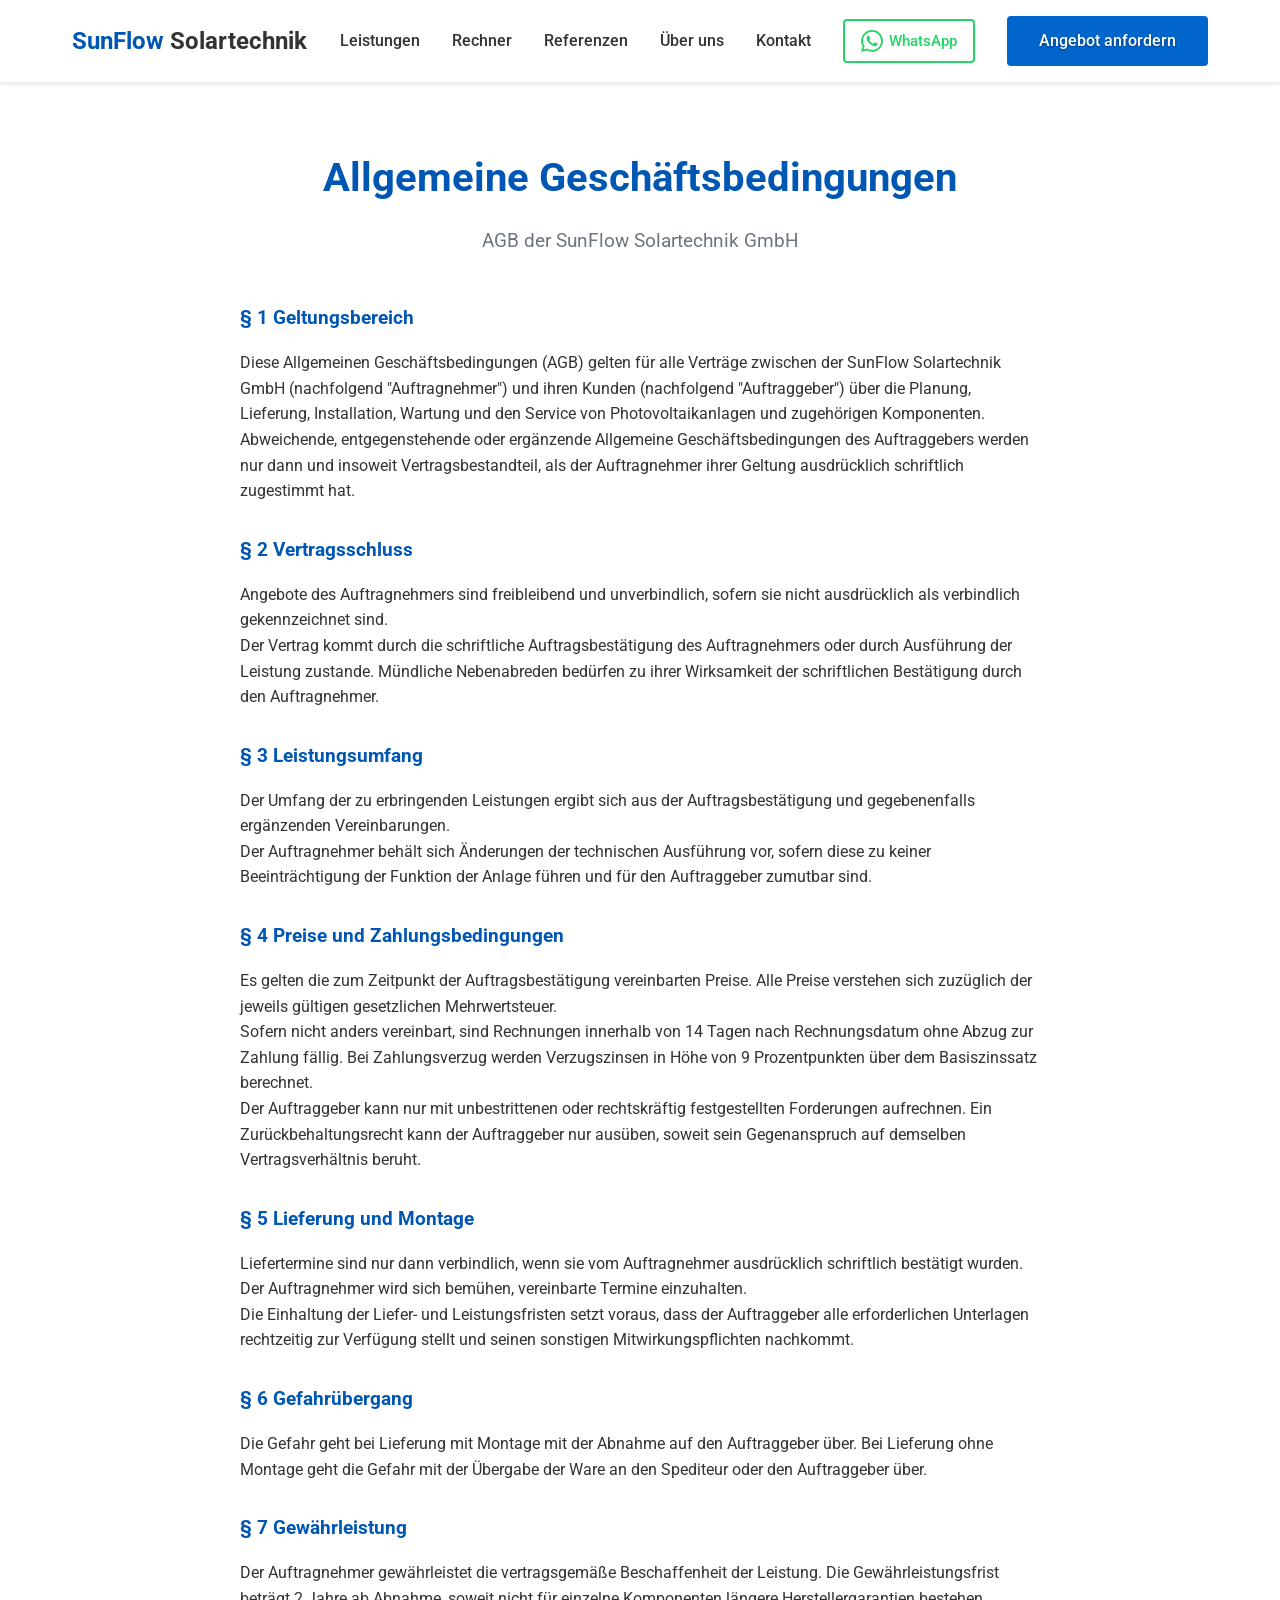
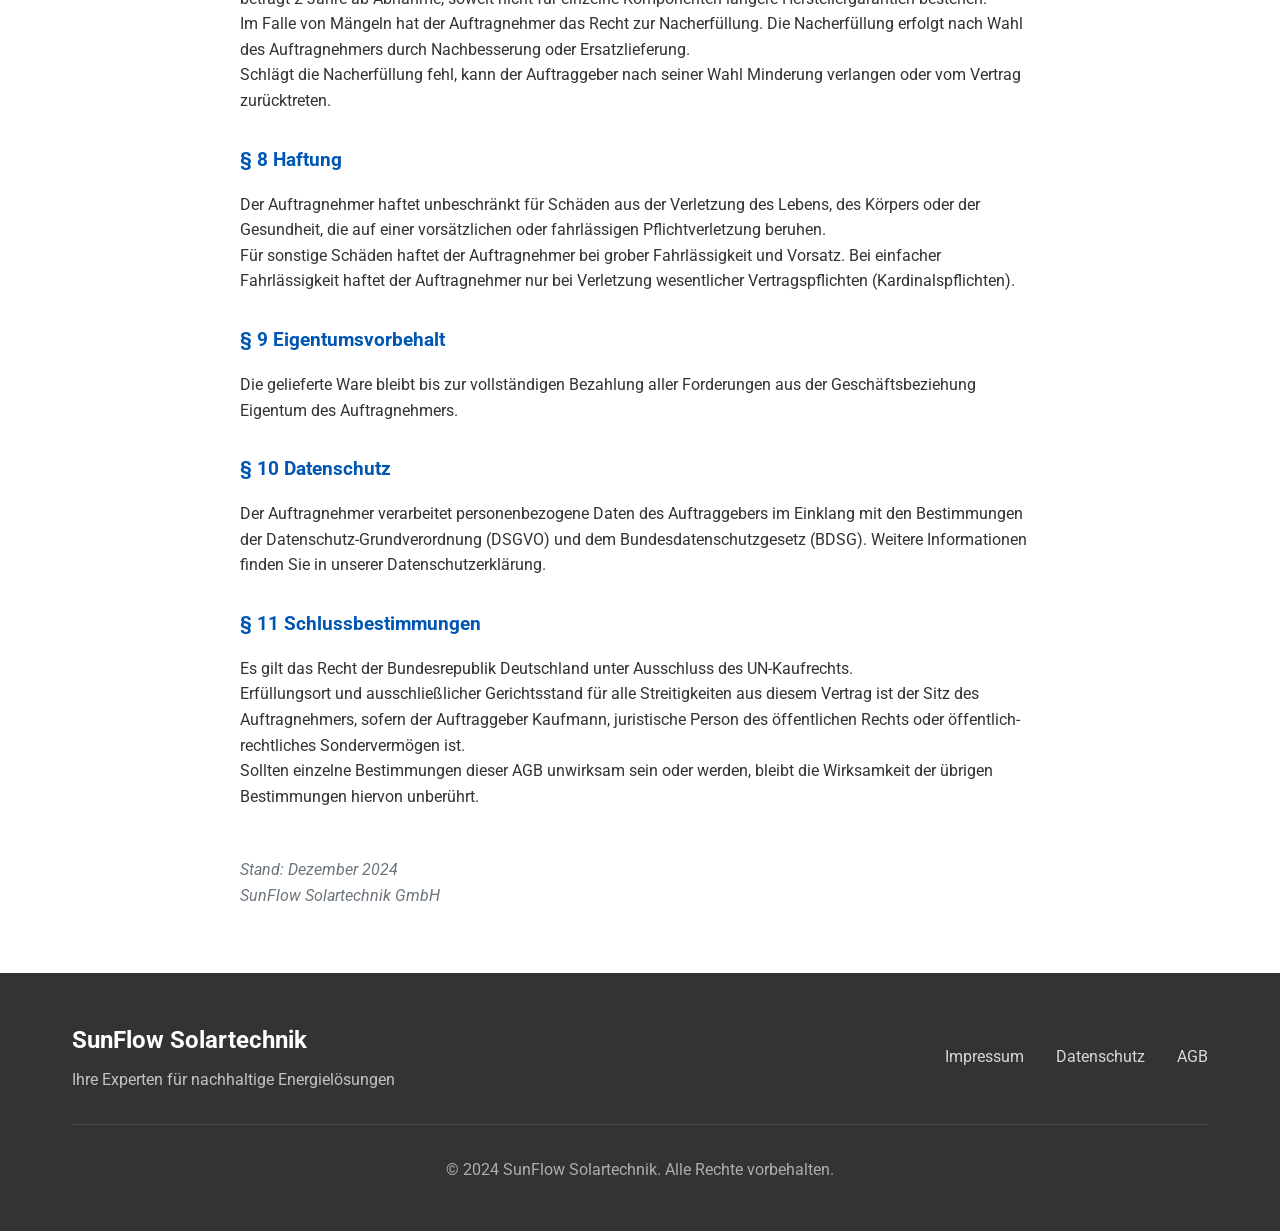
<file: agb.html>
<!DOCTYPE html>
<html lang="de">

<head>
    <meta charset="UTF-8">
    <meta name="viewport" content="width=device-width, initial-scale=1.0">
    <meta name="description" content="Allgemeine Geschäftsbedingungen - SunFlow Solartechnik GmbH">
    <title>AGB | SunFlow Solartechnik</title>
    <link rel="preconnect" href="https://fonts.googleapis.com">
    <link rel="preconnect" href="https://fonts.gstatic.com" crossorigin>
    <link href="https://fonts.googleapis.com/css2?family=Roboto:wght@300;400;500;700&display=swap" rel="stylesheet">
    <link rel="stylesheet" href="styles.css">
    <link rel="icon" type="image/png" href="favicon.png">
</head>

<body>
    <!-- Header -->
    <header class="header">
        <div class="container">
            <div class="header-content">
                <div class="logo">
                    <a href="index.html">
                        <h1>SunFlow <span>Solartechnik</span></h1>
                    </a>
                </div>

                <!-- Mobile Menu Toggle -->
                <button class="mobile-menu-toggle" id="mobileMenuToggle" aria-label="Menü öffnen">
                    <span></span>
                    <span></span>
                    <span></span>
                </button>

                <nav class="nav" id="mainNav">
                    <ul>
                        <li><a href="index.html#leistungen">Leistungen</a></li>
                        <li><a href="index.html#rechner">Rechner</a></li>
                        <li><a href="index.html#referenzen">Referenzen</a></li>
                        <li><a href="index.html#ueber-uns">Über uns</a></li>
                        <li><a href="index.html#kontakt">Kontakt</a></li>
                    </ul>
                    <a href="https://wa.me/4917012345678" target="_blank" rel="noopener noreferrer" class="header-whatsapp" aria-label="WhatsApp Kontakt">
                        <svg width="22" height="22" viewBox="0 0 24 24" fill="currentColor">
                            <path d="M17.472 14.382c-.297-.149-1.758-.867-2.03-.967-.273-.099-.471-.148-.67.15-.197.297-.767.966-.94 1.164-.173.199-.347.223-.644.075-.297-.15-1.255-.463-2.39-1.475-.883-.788-1.48-1.761-1.653-2.059-.173-.297-.018-.458.13-.606.134-.133.298-.347.446-.52.149-.174.198-.298.298-.497.099-.198.05-.371-.025-.52-.075-.149-.669-1.612-.916-2.207-.242-.579-.487-.5-.669-.51-.173-.008-.371-.01-.57-.01-.198 0-.52.074-.792.372-.272.297-1.04 1.016-1.04 2.479 0 1.462 1.065 2.875 1.213 3.074.149.198 2.096 3.2 5.077 4.487.709.306 1.262.489 1.694.625.712.227 1.36.195 1.871.118.571-.085 1.758-.719 2.006-1.413.248-.694.248-1.289.173-1.413-.074-.124-.272-.198-.57-.347m-5.421 7.403h-.004a9.87 9.87 0 01-5.031-1.378l-.361-.214-3.741.982.998-3.648-.235-.374a9.86 9.86 0 01-1.51-5.26c.001-5.45 4.436-9.884 9.888-9.884 2.64 0 5.122 1.03 6.988 2.898a9.825 9.825 0 012.893 6.994c-.003 5.45-4.437 9.884-9.885 9.884m8.413-18.297A11.815 11.815 0 0012.05 0C5.495 0 .16 5.335.157 11.892c0 2.096.547 4.142 1.588 5.945L.057 24l6.305-1.654a11.882 11.882 0 005.683 1.448h.005c6.554 0 11.89-5.335 11.893-11.893a11.821 11.821 0 00-3.48-8.413z"/>
                        </svg>
                        <span>WhatsApp</span>
                    </a>
                    <a href="index.html#kontakt" class="btn btn-primary">Angebot anfordern</a>
                </nav>
            </div>
        </div>
    </header>

    <!-- Legal Content Section -->
    <section class="services-section">
        <div class="container">
            <h2 class="section-title">Allgemeine Geschäftsbedingungen</h2>
            <p class="section-subtitle">AGB der SunFlow Solartechnik GmbH</p>

            <div style="max-width: 800px; margin: 0 auto;">
                <h3 style="margin-top: 2rem; margin-bottom: 1rem; color: var(--color-tech-blue);">§ 1 Geltungsbereich
                </h3>
                <p>
                    Diese Allgemeinen Geschäftsbedingungen (AGB) gelten für alle Verträge zwischen der SunFlow
                    Solartechnik GmbH (nachfolgend "Auftragnehmer") und ihren Kunden (nachfolgend "Auftraggeber") über
                    die Planung, Lieferung, Installation, Wartung und den Service von Photovoltaikanlagen und
                    zugehörigen Komponenten.
                </p>
                <p>
                    Abweichende, entgegenstehende oder ergänzende Allgemeine Geschäftsbedingungen des Auftraggebers
                    werden nur dann und insoweit Vertragsbestandteil, als der Auftragnehmer ihrer Geltung ausdrücklich
                    schriftlich zugestimmt hat.
                </p>

                <h3 style="margin-top: 2rem; margin-bottom: 1rem; color: var(--color-tech-blue);">§ 2 Vertragsschluss
                </h3>
                <p>
                    Angebote des Auftragnehmers sind freibleibend und unverbindlich, sofern sie nicht ausdrücklich als
                    verbindlich gekennzeichnet sind.
                </p>
                <p>
                    Der Vertrag kommt durch die schriftliche Auftragsbestätigung des Auftragnehmers oder durch
                    Ausführung der Leistung zustande. Mündliche Nebenabreden bedürfen zu ihrer Wirksamkeit der
                    schriftlichen Bestätigung durch den Auftragnehmer.
                </p>

                <h3 style="margin-top: 2rem; margin-bottom: 1rem; color: var(--color-tech-blue);">§ 3 Leistungsumfang
                </h3>
                <p>
                    Der Umfang der zu erbringenden Leistungen ergibt sich aus der Auftragsbestätigung und gegebenenfalls
                    ergänzenden Vereinbarungen.
                </p>
                <p>
                    Der Auftragnehmer behält sich Änderungen der technischen Ausführung vor, sofern diese zu keiner
                    Beeinträchtigung der Funktion der Anlage führen und für den Auftraggeber zumutbar sind.
                </p>

                <h3 style="margin-top: 2rem; margin-bottom: 1rem; color: var(--color-tech-blue);">§ 4 Preise und
                    Zahlungsbedingungen</h3>
                <p>
                    Es gelten die zum Zeitpunkt der Auftragsbestätigung vereinbarten Preise. Alle Preise verstehen sich
                    zuzüglich der jeweils gültigen gesetzlichen Mehrwertsteuer.
                </p>
                <p>
                    Sofern nicht anders vereinbart, sind Rechnungen innerhalb von 14 Tagen nach Rechnungsdatum ohne
                    Abzug zur Zahlung fällig. Bei Zahlungsverzug werden Verzugszinsen in Höhe von 9 Prozentpunkten über
                    dem Basiszinssatz berechnet.
                </p>
                <p>
                    Der Auftraggeber kann nur mit unbestrittenen oder rechtskräftig festgestellten Forderungen
                    aufrechnen. Ein Zurückbehaltungsrecht kann der Auftraggeber nur ausüben, soweit sein Gegenanspruch
                    auf demselben Vertragsverhältnis beruht.
                </p>

                <h3 style="margin-top: 2rem; margin-bottom: 1rem; color: var(--color-tech-blue);">§ 5 Lieferung und
                    Montage</h3>
                <p>
                    Liefertermine sind nur dann verbindlich, wenn sie vom Auftragnehmer ausdrücklich schriftlich
                    bestätigt wurden. Der Auftragnehmer wird sich bemühen, vereinbarte Termine einzuhalten.
                </p>
                <p>
                    Die Einhaltung der Liefer- und Leistungsfristen setzt voraus, dass der Auftraggeber alle
                    erforderlichen Unterlagen rechtzeitig zur Verfügung stellt und seinen sonstigen Mitwirkungspflichten
                    nachkommt.
                </p>

                <h3 style="margin-top: 2rem; margin-bottom: 1rem; color: var(--color-tech-blue);">§ 6 Gefahrübergang
                </h3>
                <p>
                    Die Gefahr geht bei Lieferung mit Montage mit der Abnahme auf den Auftraggeber über. Bei Lieferung
                    ohne Montage geht die Gefahr mit der Übergabe der Ware an den Spediteur oder den Auftraggeber über.
                </p>

                <h3 style="margin-top: 2rem; margin-bottom: 1rem; color: var(--color-tech-blue);">§ 7 Gewährleistung
                </h3>
                <p>
                    Der Auftragnehmer gewährleistet die vertragsgemäße Beschaffenheit der Leistung. Die
                    Gewährleistungsfrist beträgt 2 Jahre ab Abnahme, soweit nicht für einzelne Komponenten längere
                    Herstellergarantien bestehen.
                </p>
                <p>
                    Im Falle von Mängeln hat der Auftragnehmer das Recht zur Nacherfüllung. Die Nacherfüllung erfolgt
                    nach Wahl des Auftragnehmers durch Nachbesserung oder Ersatzlieferung.
                </p>
                <p>
                    Schlägt die Nacherfüllung fehl, kann der Auftraggeber nach seiner Wahl Minderung verlangen oder vom
                    Vertrag zurücktreten.
                </p>

                <h3 style="margin-top: 2rem; margin-bottom: 1rem; color: var(--color-tech-blue);">§ 8 Haftung</h3>
                <p>
                    Der Auftragnehmer haftet unbeschränkt für Schäden aus der Verletzung des Lebens, des Körpers oder
                    der Gesundheit, die auf einer vorsätzlichen oder fahrlässigen Pflichtverletzung beruhen.
                </p>
                <p>
                    Für sonstige Schäden haftet der Auftragnehmer bei grober Fahrlässigkeit und Vorsatz. Bei einfacher
                    Fahrlässigkeit haftet der Auftragnehmer nur bei Verletzung wesentlicher Vertragspflichten
                    (Kardinalspflichten).
                </p>

                <h3 style="margin-top: 2rem; margin-bottom: 1rem; color: var(--color-tech-blue);">§ 9 Eigentumsvorbehalt
                </h3>
                <p>
                    Die gelieferte Ware bleibt bis zur vollständigen Bezahlung aller Forderungen aus der
                    Geschäftsbeziehung Eigentum des Auftragnehmers.
                </p>

                <h3 style="margin-top: 2rem; margin-bottom: 1rem; color: var(--color-tech-blue);">§ 10 Datenschutz</h3>
                <p>
                    Der Auftragnehmer verarbeitet personenbezogene Daten des Auftraggebers im Einklang mit den
                    Bestimmungen der Datenschutz-Grundverordnung (DSGVO) und dem Bundesdatenschutzgesetz (BDSG). Weitere
                    Informationen finden Sie in unserer Datenschutzerklärung.
                </p>

                <h3 style="margin-top: 2rem; margin-bottom: 1rem; color: var(--color-tech-blue);">§ 11
                    Schlussbestimmungen</h3>
                <p>
                    Es gilt das Recht der Bundesrepublik Deutschland unter Ausschluss des UN-Kaufrechts.
                </p>
                <p>
                    Erfüllungsort und ausschließlicher Gerichtsstand für alle Streitigkeiten aus diesem Vertrag ist der
                    Sitz des Auftragnehmers, sofern der Auftraggeber Kaufmann, juristische Person des öffentlichen
                    Rechts oder öffentlich-rechtliches Sondervermögen ist.
                </p>
                <p style="margin-bottom: 3rem;">
                    Sollten einzelne Bestimmungen dieser AGB unwirksam sein oder werden, bleibt die Wirksamkeit der
                    übrigen Bestimmungen hiervon unberührt.
                </p>

                <p style="margin-top: 3rem; font-style: italic; color: var(--color-medium-gray);">
                    Stand: Dezember 2024<br>
                    SunFlow Solartechnik GmbH
                </p>
            </div>
        </div>
    </section>

    <!-- Footer -->
    <footer class="footer">
        <div class="container">
            <div class="footer-content">
                <div class="footer-brand">
                    <h3>SunFlow Solartechnik</h3>
                    <p>Ihre Experten für nachhaltige Energielösungen</p>
                </div>

                <div class="footer-links">
                    <a href="impressum.html">Impressum</a>
                    <a href="datenschutz.html">Datenschutz</a>
                    <a href="agb.html">AGB</a>
                </div>
            </div>

            <div class="footer-bottom">
                <p>&copy; 2024 SunFlow Solartechnik. Alle Rechte vorbehalten.</p>
            </div>
        </div>
    </footer>

    <script src="script.js"></script>
</body>

</html>
</file>
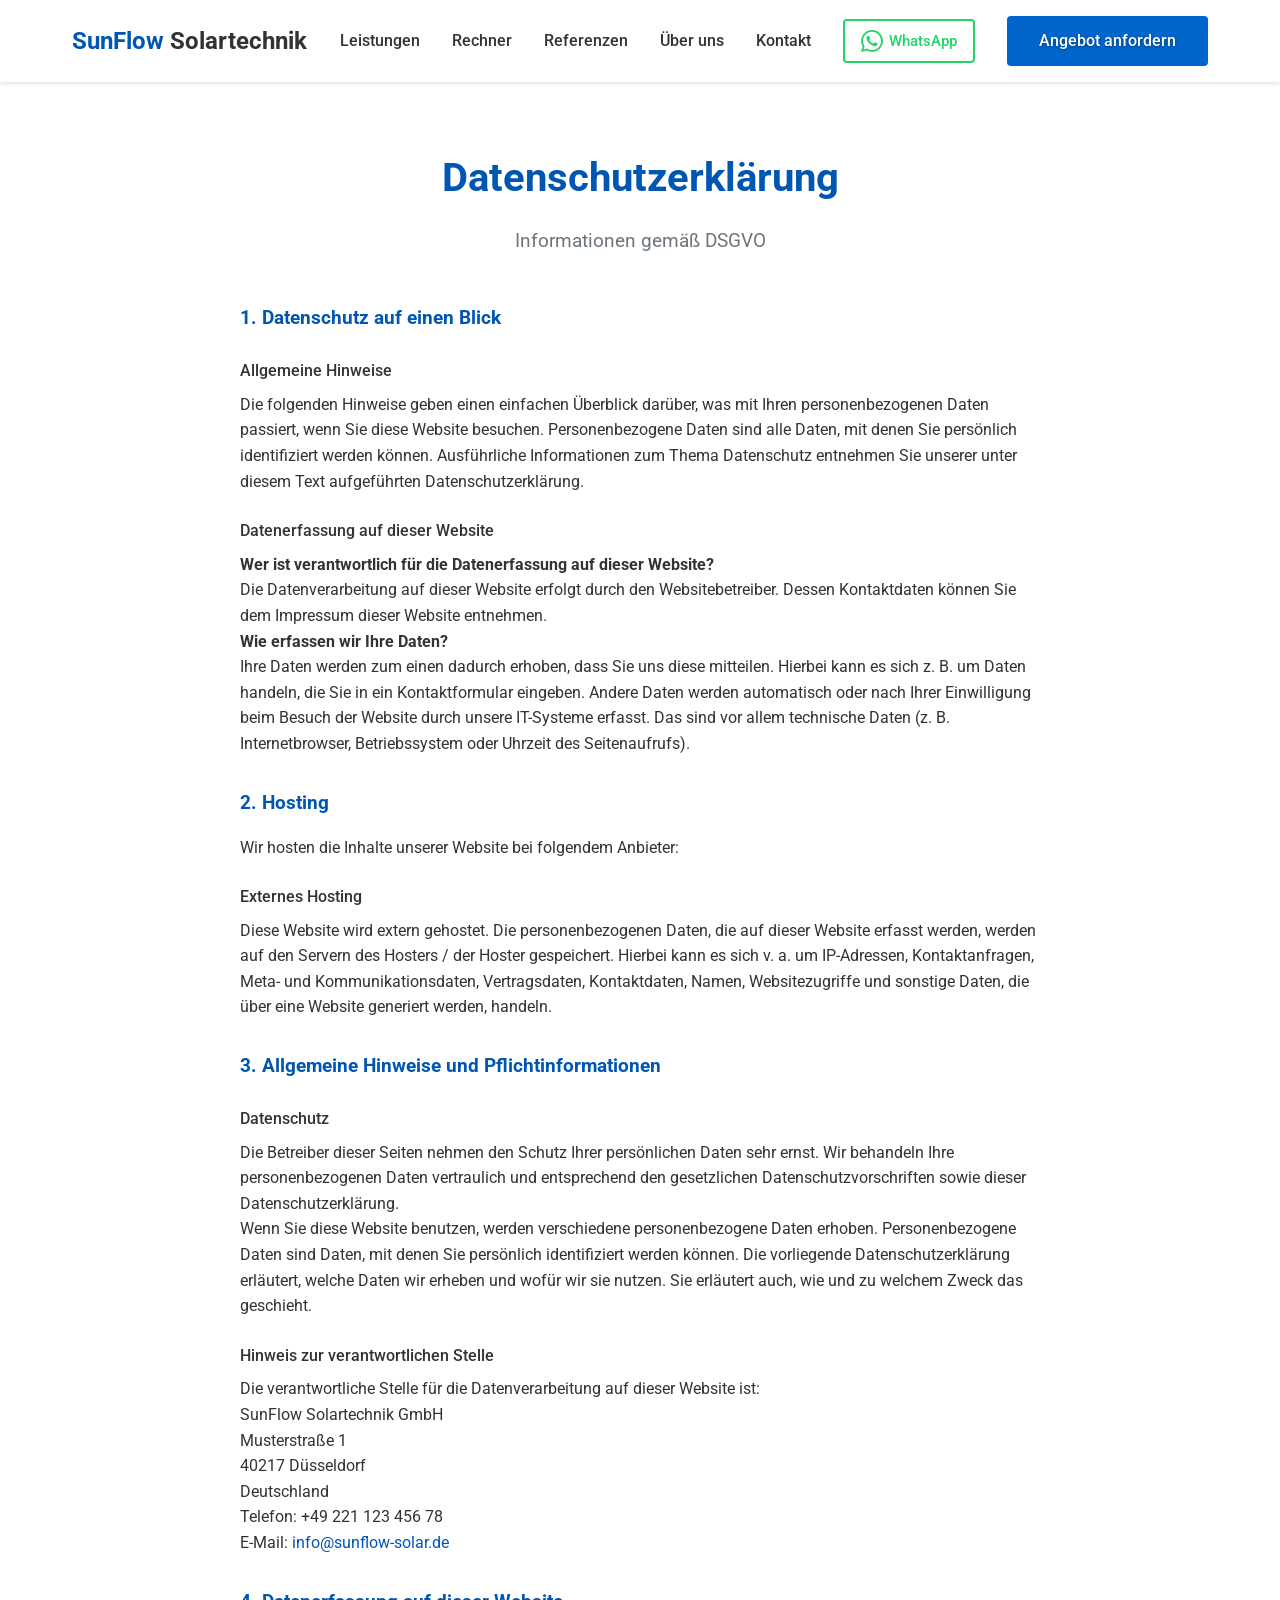
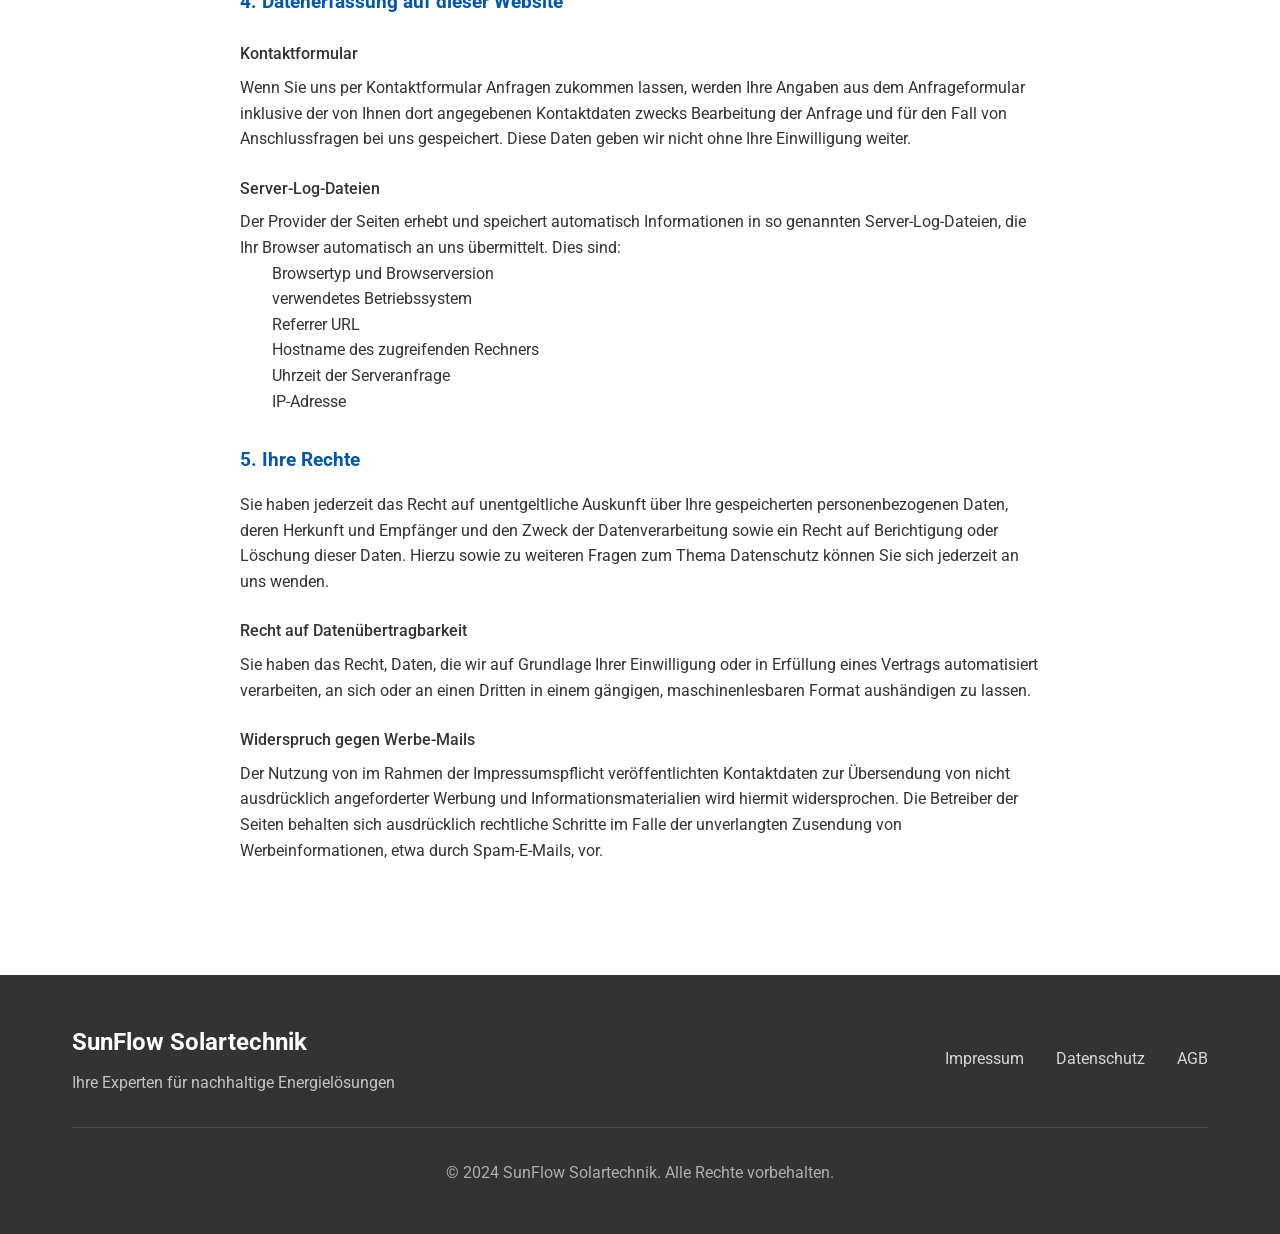
<file: datenschutz.html>
<!DOCTYPE html>
<html lang="de">

<head>
    <meta charset="UTF-8">
    <meta name="viewport" content="width=device-width, initial-scale=1.0">
    <meta name="description" content="Datenschutzerklärung - SunFlow Solartechnik GmbH">
    <title>Datenschutz | SunFlow Solartechnik</title>
    <link rel="preconnect" href="https://fonts.googleapis.com">
    <link rel="preconnect" href="https://fonts.gstatic.com" crossorigin>
    <link href="https://fonts.googleapis.com/css2?family=Roboto:wght@300;400;500;700&display=swap" rel="stylesheet">
    <link rel="stylesheet" href="styles.css">
    <link rel="icon" type="image/png" href="favicon.png">
</head>

<body>
    <!-- Header -->
    <header class="header">
        <div class="container">
            <div class="header-content">
                <div class="logo">
                    <a href="index.html">
                        <h1>SunFlow <span>Solartechnik</span></h1>
                    </a>
                </div>

                <!-- Mobile Menu Toggle -->
                <button class="mobile-menu-toggle" id="mobileMenuToggle" aria-label="Menü öffnen">
                    <span></span>
                    <span></span>
                    <span></span>
                </button>

                <nav class="nav" id="mainNav">
                    <ul>
                        <li><a href="index.html#leistungen">Leistungen</a></li>
                        <li><a href="index.html#rechner">Rechner</a></li>
                        <li><a href="index.html#referenzen">Referenzen</a></li>
                        <li><a href="index.html#ueber-uns">Über uns</a></li>
                        <li><a href="index.html#kontakt">Kontakt</a></li>
                    </ul>
                    <a href="https://wa.me/4917012345678" target="_blank" rel="noopener noreferrer" class="header-whatsapp" aria-label="WhatsApp Kontakt">
                        <svg width="22" height="22" viewBox="0 0 24 24" fill="currentColor">
                            <path d="M17.472 14.382c-.297-.149-1.758-.867-2.03-.967-.273-.099-.471-.148-.67.15-.197.297-.767.966-.94 1.164-.173.199-.347.223-.644.075-.297-.15-1.255-.463-2.39-1.475-.883-.788-1.48-1.761-1.653-2.059-.173-.297-.018-.458.13-.606.134-.133.298-.347.446-.52.149-.174.198-.298.298-.497.099-.198.05-.371-.025-.52-.075-.149-.669-1.612-.916-2.207-.242-.579-.487-.5-.669-.51-.173-.008-.371-.01-.57-.01-.198 0-.52.074-.792.372-.272.297-1.04 1.016-1.04 2.479 0 1.462 1.065 2.875 1.213 3.074.149.198 2.096 3.2 5.077 4.487.709.306 1.262.489 1.694.625.712.227 1.36.195 1.871.118.571-.085 1.758-.719 2.006-1.413.248-.694.248-1.289.173-1.413-.074-.124-.272-.198-.57-.347m-5.421 7.403h-.004a9.87 9.87 0 01-5.031-1.378l-.361-.214-3.741.982.998-3.648-.235-.374a9.86 9.86 0 01-1.51-5.26c.001-5.45 4.436-9.884 9.888-9.884 2.64 0 5.122 1.03 6.988 2.898a9.825 9.825 0 012.893 6.994c-.003 5.45-4.437 9.884-9.885 9.884m8.413-18.297A11.815 11.815 0 0012.05 0C5.495 0 .16 5.335.157 11.892c0 2.096.547 4.142 1.588 5.945L.057 24l6.305-1.654a11.882 11.882 0 005.683 1.448h.005c6.554 0 11.89-5.335 11.893-11.893a11.821 11.821 0 00-3.48-8.413z"/>
                        </svg>
                        <span>WhatsApp</span>
                    </a>
                    <a href="index.html#kontakt" class="btn btn-primary">Angebot anfordern</a>
                </nav>
            </div>
        </div>
    </header>

    <!-- Legal Content Section -->
    <section class="services-section">
        <div class="container">
            <h2 class="section-title">Datenschutzerklärung</h2>
            <p class="section-subtitle">Informationen gemäß DSGVO</p>

            <div style="max-width: 800px; margin: 0 auto;">
                <h3 style="margin-top: 2rem; margin-bottom: 1rem; color: var(--color-tech-blue);">1. Datenschutz auf
                    einen Blick</h3>

                <h4 style="margin-top: 1.5rem; margin-bottom: 0.5rem; font-weight: 500;">Allgemeine Hinweise</h4>
                <p>
                    Die folgenden Hinweise geben einen einfachen Überblick darüber, was mit Ihren personenbezogenen
                    Daten passiert, wenn Sie diese Website besuchen. Personenbezogene Daten sind alle Daten, mit denen
                    Sie persönlich identifiziert werden können. Ausführliche Informationen zum Thema Datenschutz
                    entnehmen Sie unserer unter diesem Text aufgeführten Datenschutzerklärung.
                </p>

                <h4 style="margin-top: 1.5rem; margin-bottom: 0.5rem; font-weight: 500;">Datenerfassung auf dieser
                    Website</h4>
                <p>
                    <strong>Wer ist verantwortlich für die Datenerfassung auf dieser Website?</strong><br>
                    Die Datenverarbeitung auf dieser Website erfolgt durch den Websitebetreiber. Dessen Kontaktdaten
                    können Sie dem Impressum dieser Website entnehmen.
                </p>

                <p>
                    <strong>Wie erfassen wir Ihre Daten?</strong><br>
                    Ihre Daten werden zum einen dadurch erhoben, dass Sie uns diese mitteilen. Hierbei kann es sich z.
                    B. um Daten handeln, die Sie in ein Kontaktformular eingeben. Andere Daten werden automatisch oder
                    nach Ihrer Einwilligung beim Besuch der Website durch unsere IT-Systeme erfasst. Das sind vor allem
                    technische Daten (z. B. Internetbrowser, Betriebssystem oder Uhrzeit des Seitenaufrufs).
                </p>

                <h3 style="margin-top: 2rem; margin-bottom: 1rem; color: var(--color-tech-blue);">2. Hosting</h3>
                <p>
                    Wir hosten die Inhalte unserer Website bei folgendem Anbieter:
                </p>

                <h4 style="margin-top: 1.5rem; margin-bottom: 0.5rem; font-weight: 500;">Externes Hosting</h4>
                <p>
                    Diese Website wird extern gehostet. Die personenbezogenen Daten, die auf dieser Website erfasst
                    werden, werden auf den Servern des Hosters / der Hoster gespeichert. Hierbei kann es sich v. a. um
                    IP-Adressen, Kontaktanfragen, Meta- und Kommunikationsdaten, Vertragsdaten, Kontaktdaten, Namen,
                    Websitezugriffe und sonstige Daten, die über eine Website generiert werden, handeln.
                </p>

                <h3 style="margin-top: 2rem; margin-bottom: 1rem; color: var(--color-tech-blue);">3. Allgemeine Hinweise
                    und Pflichtinformationen</h3>

                <h4 style="margin-top: 1.5rem; margin-bottom: 0.5rem; font-weight: 500;">Datenschutz</h4>
                <p>
                    Die Betreiber dieser Seiten nehmen den Schutz Ihrer persönlichen Daten sehr ernst. Wir behandeln
                    Ihre personenbezogenen Daten vertraulich und entsprechend den gesetzlichen Datenschutzvorschriften
                    sowie dieser Datenschutzerklärung.
                </p>

                <p>
                    Wenn Sie diese Website benutzen, werden verschiedene personenbezogene Daten erhoben.
                    Personenbezogene Daten sind Daten, mit denen Sie persönlich identifiziert werden können. Die
                    vorliegende Datenschutzerklärung erläutert, welche Daten wir erheben und wofür wir sie nutzen. Sie
                    erläutert auch, wie und zu welchem Zweck das geschieht.
                </p>

                <h4 style="margin-top: 1.5rem; margin-bottom: 0.5rem; font-weight: 500;">Hinweis zur verantwortlichen
                    Stelle</h4>
                <p>
                    Die verantwortliche Stelle für die Datenverarbeitung auf dieser Website ist:
                </p>
                <p>
                    SunFlow Solartechnik GmbH<br>
                    Musterstraße 1<br>
                    40217 Düsseldorf<br>
                    Deutschland
                </p>
                <p>
                    Telefon: +49 221 123 456 78<br>
                    E-Mail: <a href="mailto:info@sunflow-solar.de"
                        style="color: var(--color-tech-blue);">info@sunflow-solar.de</a>
                </p>

                <h3 style="margin-top: 2rem; margin-bottom: 1rem; color: var(--color-tech-blue);">4. Datenerfassung auf
                    dieser Website</h3>

                <h4 style="margin-top: 1.5rem; margin-bottom: 0.5rem; font-weight: 500;">Kontaktformular</h4>
                <p>
                    Wenn Sie uns per Kontaktformular Anfragen zukommen lassen, werden Ihre Angaben aus dem
                    Anfrageformular inklusive der von Ihnen dort angegebenen Kontaktdaten zwecks Bearbeitung der Anfrage
                    und für den Fall von Anschlussfragen bei uns gespeichert. Diese Daten geben wir nicht ohne Ihre
                    Einwilligung weiter.
                </p>

                <h4 style="margin-top: 1.5rem; margin-bottom: 0.5rem; font-weight: 500;">Server-Log-Dateien</h4>
                <p>
                    Der Provider der Seiten erhebt und speichert automatisch Informationen in so genannten
                    Server-Log-Dateien, die Ihr Browser automatisch an uns übermittelt. Dies sind:
                </p>
                <ul style="margin-left: 2rem; margin-bottom: 1rem;">
                    <li>Browsertyp und Browserversion</li>
                    <li>verwendetes Betriebssystem</li>
                    <li>Referrer URL</li>
                    <li>Hostname des zugreifenden Rechners</li>
                    <li>Uhrzeit der Serveranfrage</li>
                    <li>IP-Adresse</li>
                </ul>

                <h3 style="margin-top: 2rem; margin-bottom: 1rem; color: var(--color-tech-blue);">5. Ihre Rechte</h3>
                <p>
                    Sie haben jederzeit das Recht auf unentgeltliche Auskunft über Ihre gespeicherten personenbezogenen
                    Daten, deren Herkunft und Empfänger und den Zweck der Datenverarbeitung sowie ein Recht auf
                    Berichtigung oder Löschung dieser Daten. Hierzu sowie zu weiteren Fragen zum Thema Datenschutz
                    können Sie sich jederzeit an uns wenden.
                </p>

                <h4 style="margin-top: 1.5rem; margin-bottom: 0.5rem; font-weight: 500;">Recht auf Datenübertragbarkeit
                </h4>
                <p>
                    Sie haben das Recht, Daten, die wir auf Grundlage Ihrer Einwilligung oder in Erfüllung eines
                    Vertrags automatisiert verarbeiten, an sich oder an einen Dritten in einem gängigen,
                    maschinenlesbaren Format aushändigen zu lassen.
                </p>

                <h4 style="margin-top: 1.5rem; margin-bottom: 0.5rem; font-weight: 500;">Widerspruch gegen Werbe-Mails
                </h4>
                <p style="margin-bottom: 3rem;">
                    Der Nutzung von im Rahmen der Impressumspflicht veröffentlichten Kontaktdaten zur Übersendung von
                    nicht ausdrücklich angeforderter Werbung und Informationsmaterialien wird hiermit widersprochen. Die
                    Betreiber der Seiten behalten sich ausdrücklich rechtliche Schritte im Falle der unverlangten
                    Zusendung von Werbeinformationen, etwa durch Spam-E-Mails, vor.
                </p>
            </div>
        </div>
    </section>

    <!-- Footer -->
    <footer class="footer">
        <div class="container">
            <div class="footer-content">
                <div class="footer-brand">
                    <h3>SunFlow Solartechnik</h3>
                    <p>Ihre Experten für nachhaltige Energielösungen</p>
                </div>

                <div class="footer-links">
                    <a href="impressum.html">Impressum</a>
                    <a href="datenschutz.html">Datenschutz</a>
                    <a href="agb.html">AGB</a>
                </div>
            </div>

            <div class="footer-bottom">
                <p>&copy; 2024 SunFlow Solartechnik. Alle Rechte vorbehalten.</p>
            </div>
        </div>
    </footer>

    <script src="script.js"></script>
</body>

</html>
</file>
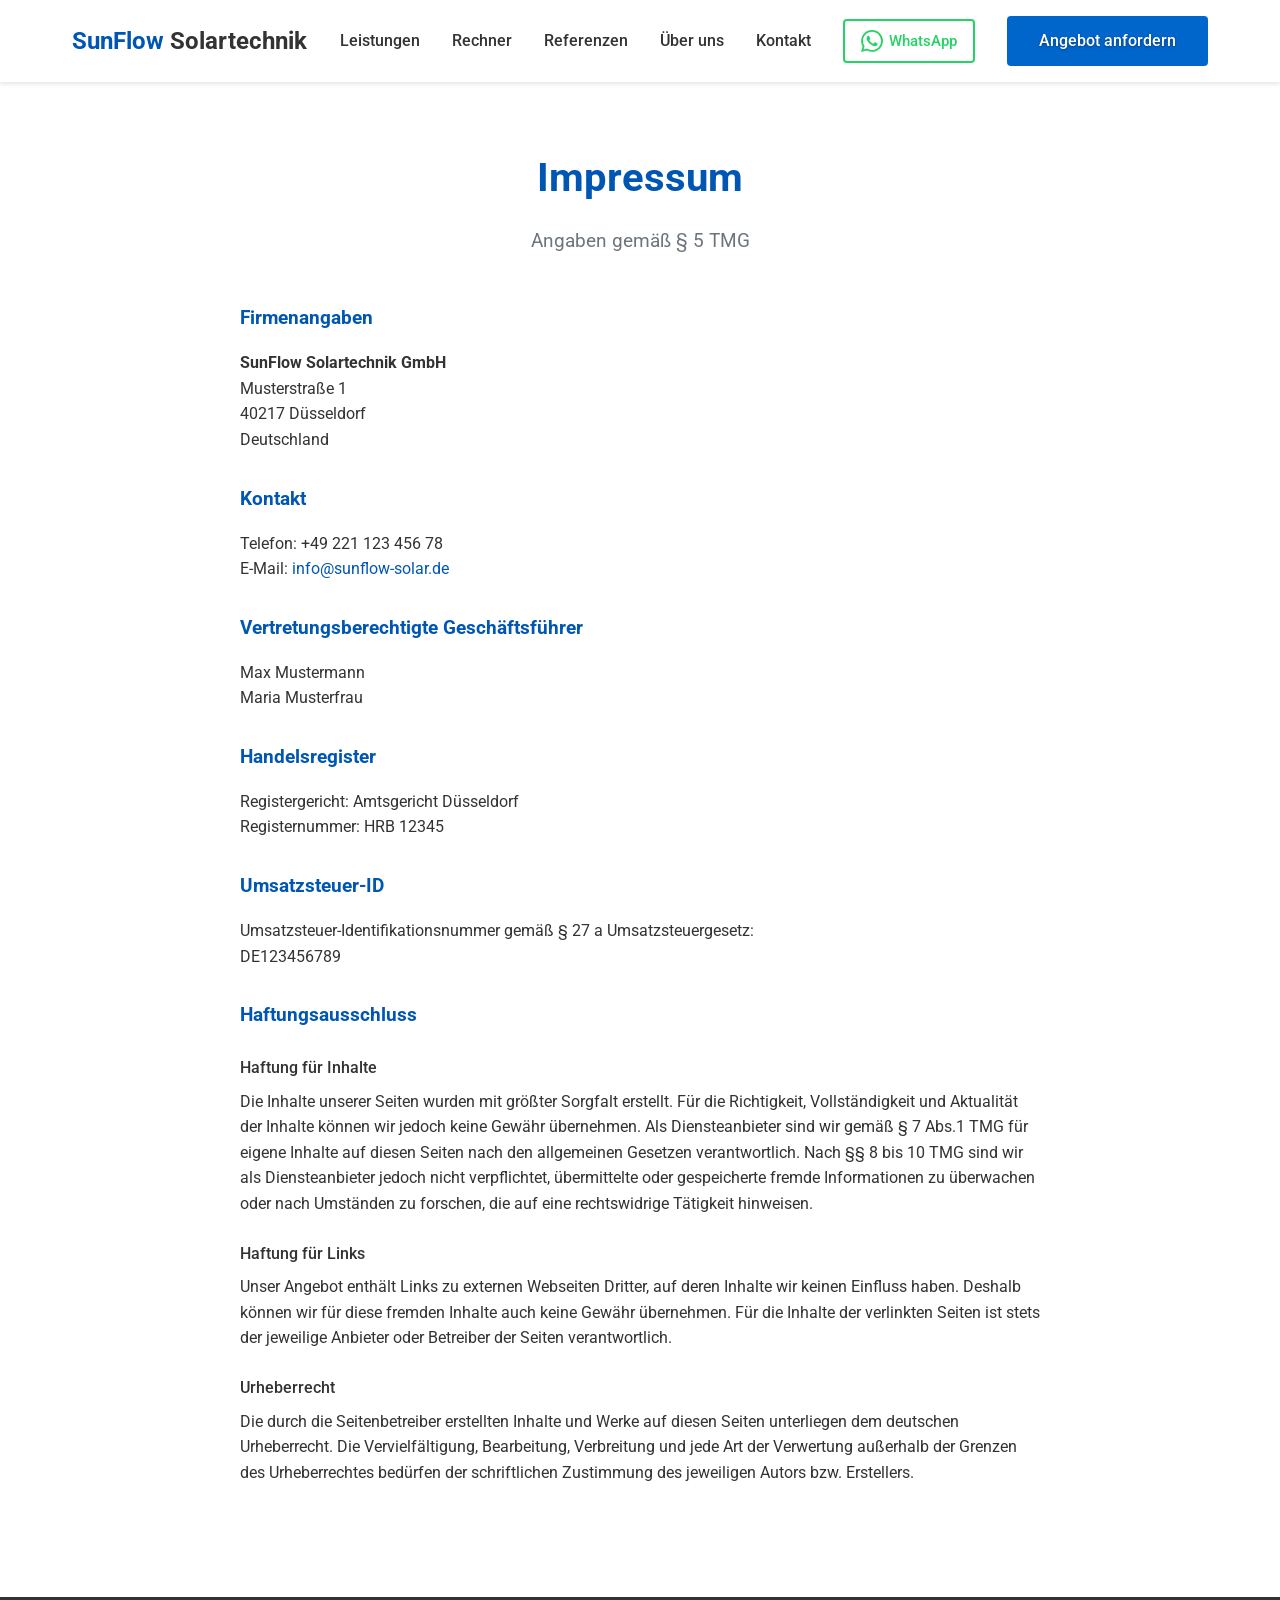
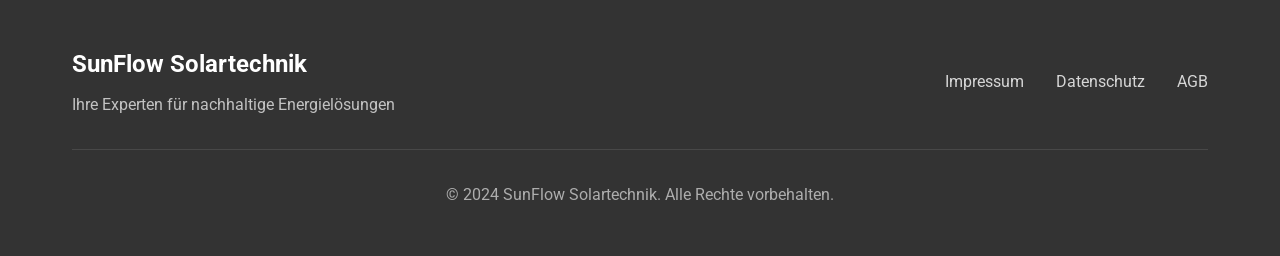
<file: impressum.html>
<!DOCTYPE html>
<html lang="de">

<head>
    <meta charset="UTF-8">
    <meta name="viewport" content="width=device-width, initial-scale=1.0">
    <meta name="description" content="Impressum - SunFlow Solartechnik GmbH">
    <title>Impressum | SunFlow Solartechnik</title>
    <link rel="preconnect" href="https://fonts.googleapis.com">
    <link rel="preconnect" href="https://fonts.gstatic.com" crossorigin>
    <link href="https://fonts.googleapis.com/css2?family=Roboto:wght@300;400;500;700&display=swap" rel="stylesheet">
    <link rel="stylesheet" href="styles.css">
    <link rel="icon" type="image/png" href="favicon.png">
</head>

<body>
    <!-- Header -->
    <header class="header">
        <div class="container">
            <div class="header-content">
                <div class="logo">
                    <a href="index.html">
                        <h1>SunFlow <span>Solartechnik</span></h1>
                    </a>
                </div>

                <!-- Mobile Menu Toggle -->
                <button class="mobile-menu-toggle" id="mobileMenuToggle" aria-label="Menü öffnen">
                    <span></span>
                    <span></span>
                    <span></span>
                </button>

                <nav class="nav" id="mainNav">
                    <ul>
                        <li><a href="index.html#leistungen">Leistungen</a></li>
                        <li><a href="index.html#rechner">Rechner</a></li>
                        <li><a href="index.html#referenzen">Referenzen</a></li>
                        <li><a href="index.html#ueber-uns">Über uns</a></li>
                        <li><a href="index.html#kontakt">Kontakt</a></li>
                    </ul>
                    <a href="https://wa.me/4917012345678" target="_blank" rel="noopener noreferrer" class="header-whatsapp" aria-label="WhatsApp Kontakt">
                        <svg width="22" height="22" viewBox="0 0 24 24" fill="currentColor">
                            <path d="M17.472 14.382c-.297-.149-1.758-.867-2.03-.967-.273-.099-.471-.148-.67.15-.197.297-.767.966-.94 1.164-.173.199-.347.223-.644.075-.297-.15-1.255-.463-2.39-1.475-.883-.788-1.48-1.761-1.653-2.059-.173-.297-.018-.458.13-.606.134-.133.298-.347.446-.52.149-.174.198-.298.298-.497.099-.198.05-.371-.025-.52-.075-.149-.669-1.612-.916-2.207-.242-.579-.487-.5-.669-.51-.173-.008-.371-.01-.57-.01-.198 0-.52.074-.792.372-.272.297-1.04 1.016-1.04 2.479 0 1.462 1.065 2.875 1.213 3.074.149.198 2.096 3.2 5.077 4.487.709.306 1.262.489 1.694.625.712.227 1.36.195 1.871.118.571-.085 1.758-.719 2.006-1.413.248-.694.248-1.289.173-1.413-.074-.124-.272-.198-.57-.347m-5.421 7.403h-.004a9.87 9.87 0 01-5.031-1.378l-.361-.214-3.741.982.998-3.648-.235-.374a9.86 9.86 0 01-1.51-5.26c.001-5.45 4.436-9.884 9.888-9.884 2.64 0 5.122 1.03 6.988 2.898a9.825 9.825 0 012.893 6.994c-.003 5.45-4.437 9.884-9.885 9.884m8.413-18.297A11.815 11.815 0 0012.05 0C5.495 0 .16 5.335.157 11.892c0 2.096.547 4.142 1.588 5.945L.057 24l6.305-1.654a11.882 11.882 0 005.683 1.448h.005c6.554 0 11.89-5.335 11.893-11.893a11.821 11.821 0 00-3.48-8.413z"/>
                        </svg>
                        <span>WhatsApp</span>
                    </a>
                    <a href="index.html#kontakt" class="btn btn-primary">Angebot anfordern</a>
                </nav>
            </div>
        </div>
    </header>

    <!-- Legal Content Section -->
    <section class="services-section">
        <div class="container">
            <h2 class="section-title">Impressum</h2>
            <p class="section-subtitle">Angaben gemäß § 5 TMG</p>

            <div style="max-width: 800px; margin: 0 auto;">
                <h3 style="margin-top: 2rem; margin-bottom: 1rem; color: var(--color-tech-blue);">Firmenangaben</h3>
                <p>
                    <strong>SunFlow Solartechnik GmbH</strong><br>
                    Musterstraße 1<br>
                    40217 Düsseldorf<br>
                    Deutschland
                </p>

                <h3 style="margin-top: 2rem; margin-bottom: 1rem; color: var(--color-tech-blue);">Kontakt</h3>
                <p>
                    Telefon: +49 221 123 456 78<br>
                    E-Mail: <a href="mailto:info@sunflow-solar.de"
                        style="color: var(--color-tech-blue);">info@sunflow-solar.de</a>
                </p>

                <h3 style="margin-top: 2rem; margin-bottom: 1rem; color: var(--color-tech-blue);">Vertretungsberechtigte
                    Geschäftsführer</h3>
                <p>
                    Max Mustermann<br>
                    Maria Musterfrau
                </p>

                <h3 style="margin-top: 2rem; margin-bottom: 1rem; color: var(--color-tech-blue);">Handelsregister</h3>
                <p>
                    Registergericht: Amtsgericht Düsseldorf<br>
                    Registernummer: HRB 12345
                </p>

                <h3 style="margin-top: 2rem; margin-bottom: 1rem; color: var(--color-tech-blue);">Umsatzsteuer-ID</h3>
                <p>
                    Umsatzsteuer-Identifikationsnummer gemäß § 27 a Umsatzsteuergesetz:<br>
                    DE123456789
                </p>

                <h3 style="margin-top: 2rem; margin-bottom: 1rem; color: var(--color-tech-blue);">Haftungsausschluss
                </h3>

                <h4 style="margin-top: 1.5rem; margin-bottom: 0.5rem; font-weight: 500;">Haftung für Inhalte</h4>
                <p>
                    Die Inhalte unserer Seiten wurden mit größter Sorgfalt erstellt. Für die Richtigkeit,
                    Vollständigkeit und Aktualität der Inhalte können wir jedoch keine Gewähr übernehmen. Als
                    Diensteanbieter sind wir gemäß § 7 Abs.1 TMG für eigene Inhalte auf diesen Seiten nach den
                    allgemeinen Gesetzen verantwortlich. Nach §§ 8 bis 10 TMG sind wir als Diensteanbieter jedoch nicht
                    verpflichtet, übermittelte oder gespeicherte fremde Informationen zu überwachen oder nach Umständen
                    zu forschen, die auf eine rechtswidrige Tätigkeit hinweisen.
                </p>

                <h4 style="margin-top: 1.5rem; margin-bottom: 0.5rem; font-weight: 500;">Haftung für Links</h4>
                <p>
                    Unser Angebot enthält Links zu externen Webseiten Dritter, auf deren Inhalte wir keinen Einfluss
                    haben. Deshalb können wir für diese fremden Inhalte auch keine Gewähr übernehmen. Für die Inhalte
                    der verlinkten Seiten ist stets der jeweilige Anbieter oder Betreiber der Seiten verantwortlich.
                </p>

                <h4 style="margin-top: 1.5rem; margin-bottom: 0.5rem; font-weight: 500;">Urheberrecht</h4>
                <p style="margin-bottom: 3rem;">
                    Die durch die Seitenbetreiber erstellten Inhalte und Werke auf diesen Seiten unterliegen dem
                    deutschen Urheberrecht. Die Vervielfältigung, Bearbeitung, Verbreitung und jede Art der Verwertung
                    außerhalb der Grenzen des Urheberrechtes bedürfen der schriftlichen Zustimmung des jeweiligen Autors
                    bzw. Erstellers.
                </p>
            </div>
        </div>
    </section>

    <!-- Footer -->
    <footer class="footer">
        <div class="container">
            <div class="footer-content">
                <div class="footer-brand">
                    <h3>SunFlow Solartechnik</h3>
                    <p>Ihre Experten für nachhaltige Energielösungen</p>
                </div>

                <div class="footer-links">
                    <a href="impressum.html">Impressum</a>
                    <a href="datenschutz.html">Datenschutz</a>
                    <a href="agb.html">AGB</a>
                </div>
            </div>

            <div class="footer-bottom">
                <p>&copy; 2024 SunFlow Solartechnik. Alle Rechte vorbehalten.</p>
            </div>
        </div>
    </footer>

    <script src="script.js"></script>
</body>

</html>
</file>
<file: styles.css>
/* ====================================
   CSS Variables - Design System
   ==================================== */
:root {
    /* Colors */
    --color-white: #ffffff;
    --color-dark: #333333;
    --color-tech-blue: #0056b3;
    --color-eco-green: #28a745;
    --color-light-gray: #f8f9fa;
    --color-medium-gray: #6c757d;
    --color-border: #e0e0e0;

    /* Typography */
    --font-primary: 'Roboto', sans-serif;
    --font-weight-light: 300;
    --font-weight-regular: 400;
    --font-weight-medium: 500;
    --font-weight-bold: 700;

    /* Spacing */
    --spacing-xs: 0.5rem;
    --spacing-sm: 1rem;
    --spacing-md: 2rem;
    --spacing-lg: 3rem;
    --spacing-xl: 4rem;

    /* Border Radius */
    --radius-sm: 4px;
    --radius-md: 8px;

    /* Shadows */
    --shadow-sm: 0 2px 4px rgba(0, 0, 0, 0.1);
    --shadow-md: 0 4px 12px rgba(0, 0, 0, 0.1);
    --shadow-lg: 0 8px 24px rgba(0, 0, 0, 0.15);

    /* Transitions */
    --transition-base: all 0.3s ease;
}

/* ====================================
   Reset & Base Styles
   ==================================== */
* {
    margin: 0;
    padding: 0;
    box-sizing: border-box;
}

html {
    scroll-behavior: smooth;
}

body {
    font-family: var(--font-primary);
    font-weight: var(--font-weight-regular);
    color: var(--color-dark);
    background-color: var(--color-white);
    line-height: 1.6;
    overflow-x: hidden;
}

img {
    max-width: 100%;
    height: auto;
    display: block;
}

a {
    text-decoration: none;
    color: inherit;
    transition: var(--transition-base);
}

ul {
    list-style: none;
}

/* ====================================
   Layout Container
   ==================================== */
.container {
    max-width: 1200px;
    margin: 0 auto;
    padding: 0 var(--spacing-md);
}

/* ====================================
   Header & Navigation
   ==================================== */
.header {
    background-color: var(--color-white);
    box-shadow: var(--shadow-sm);
    position: sticky;
    top: 0;
    z-index: 1000;
}

.header-content {
    display: flex;
    justify-content: space-between;
    align-items: center;
    padding: var(--spacing-sm) 0;
}

.logo a {
    display: flex;
    align-items: center;
    text-decoration: none;
}

.logo h1 {
    font-size: 1.5rem;
    font-weight: var(--font-weight-bold);
    color: var(--color-tech-blue);
}

.logo span {
    color: var(--color-dark);
}

.nav {
    display: flex;
    align-items: center;
    gap: var(--spacing-md);
}

.nav ul {
    display: flex;
    gap: var(--spacing-md);
}

.nav a {
    font-weight: var(--font-weight-medium);
    color: var(--color-dark);
}

.nav a:hover {
    color: var(--color-tech-blue);
}

/* Ensure .btn-primary text stays white inside .nav */
.nav a.btn-primary {
    color: #ffffff;
}

.nav a.btn-primary:hover {
    color: #ffffff;
}

/* WhatsApp Header Link */
.header-whatsapp {
    display: inline-flex;
    align-items: center;
    gap: 6px;
    color: #25D366 !important;
    font-weight: var(--font-weight-medium);
    font-size: 0.95rem;
    padding: 8px 16px;
    border-radius: var(--radius-sm);
    border: 2px solid #25D366;
    transition: var(--transition-base);
}

.header-whatsapp:hover {
    background-color: #25D366;
    color: #ffffff !important;
}

.header-whatsapp svg {
    flex-shrink: 0;
}

/* Mobile Menu Toggle */
.mobile-menu-toggle {
    display: none;
    flex-direction: column;
    gap: 5px;
    background: none;
    border: none;
    cursor: pointer;
    padding: 5px;
}

.mobile-menu-toggle span {
    display: block;
    width: 25px;
    height: 3px;
    background-color: var(--color-dark);
    transition: var(--transition-base);
}

.mobile-menu-toggle.active span:nth-child(1) {
    transform: rotate(45deg) translate(7px, 7px);
}

.mobile-menu-toggle.active span:nth-child(2) {
    opacity: 0;
}

.mobile-menu-toggle.active span:nth-child(3) {
    transform: rotate(-45deg) translate(7px, -7px);
}

/* ====================================
   Buttons
   ==================================== */
.btn {
    display: inline-block;
    padding: 12px 32px;
    font-weight: var(--font-weight-medium);
    text-align: center;
    border-radius: var(--radius-sm);
    cursor: pointer;
    transition: var(--transition-base);
    border: none;
    font-size: 1rem;
}

.btn-primary {
    background: #0066cc;
    color: #ffffff;
    font-weight: 700;
    text-shadow: 0 1px 3px rgba(0, 0, 0, 0.4);
}

.btn-primary:hover {
    background: #0052a3;
    transform: translateY(-2px);
    box-shadow: var(--shadow-md);
}

.btn-secondary {
    background: #0066cc;
    color: #ffffff;
    width: 100%;
    font-weight: 700;
    text-shadow: 0 1px 3px rgba(0, 0, 0, 0.4);
}

.btn-secondary:hover {
    background: #0052a3;
    transform: translateY(-2px);
    box-shadow: var(--shadow-md);
}

/* ====================================
   Hero Section
   ==================================== */
.hero {
    position: relative;
    min-height: 700px;
    display: flex;
    align-items: center;
    overflow: hidden;
}

.hero-bg {
    position: absolute;
    top: 0;
    left: 0;
    width: 100%;
    height: 100%;
    background-image: url('https://images.unsplash.com/photo-1509391366360-2e959784a276?w=1600&h=900&fit=crop');
    background-size: cover;
    background-position: center;
    z-index: 1;
}

.hero-overlay {
    position: absolute;
    top: 0;
    left: 0;
    width: 100%;
    height: 100%;
    background: linear-gradient(135deg, rgba(0, 86, 179, 0.85) 0%, rgba(0, 86, 179, 0.6) 100%);
    z-index: 2;
}

.hero-content {
    position: relative;
    z-index: 3;
    display: grid;
    grid-template-columns: 1fr 1fr;
    gap: var(--spacing-xl);
    align-items: center;
    padding: var(--spacing-xl) 0;
}

.hero-text {
    color: var(--color-white);
}

.hero-title {
    font-size: 3rem;
    font-weight: var(--font-weight-bold);
    line-height: 1.2;
    margin-bottom: var(--spacing-sm);
}

.hero-subtitle {
    font-size: 1.5rem;
    font-weight: var(--font-weight-light);
    opacity: 0.95;
}

/* ====================================
   Calculator Widget
   ==================================== */
.calculator-widget {
    background-color: var(--color-white);
    padding: var(--spacing-lg);
    border-radius: var(--radius-md);
    box-shadow: var(--shadow-lg);
}

.calculator-widget h3 {
    font-size: 1.75rem;
    color: var(--color-tech-blue);
    margin-bottom: var(--spacing-xs);
}

.calculator-description {
    color: var(--color-medium-gray);
    margin-bottom: var(--spacing-md);
}

.calculator-form label {
    display: block;
    font-weight: var(--font-weight-medium);
    margin-bottom: var(--spacing-sm);
    color: var(--color-dark);
}

.input-group {
    margin-bottom: var(--spacing-md);
}

.slider {
    width: 100%;
    height: 6px;
    border-radius: 3px;
    background: linear-gradient(to right, var(--color-tech-blue), var(--color-eco-green));
    outline: none;
    margin-bottom: var(--spacing-sm);
    cursor: pointer;
}

.slider::-webkit-slider-thumb {
    -webkit-appearance: none;
    appearance: none;
    width: 20px;
    height: 20px;
    border-radius: 50%;
    background: var(--color-tech-blue);
    cursor: pointer;
    box-shadow: var(--shadow-md);
}

.slider::-moz-range-thumb {
    width: 20px;
    height: 20px;
    border-radius: 50%;
    background: var(--color-tech-blue);
    cursor: pointer;
    box-shadow: var(--shadow-md);
    border: none;
}

.number-input {
    width: calc(100% - 60px);
    padding: 12px;
    border: 2px solid var(--color-border);
    border-radius: var(--radius-sm);
    font-size: 1rem;
    margin-right: var(--spacing-xs);
}

.unit {
    font-weight: var(--font-weight-medium);
    color: var(--color-medium-gray);
}

.result-box {
    background: linear-gradient(135deg, var(--color-tech-blue), var(--color-eco-green));
    padding: var(--spacing-md);
    border-radius: var(--radius-md);
    text-align: center;
    margin-bottom: var(--spacing-md);
    color: var(--color-white);
}

.result-label {
    font-size: 0.95rem;
    margin-bottom: var(--spacing-xs);
    opacity: 0.95;
}

.result-value {
    font-size: 2.5rem;
    font-weight: var(--font-weight-bold);
    margin-bottom: var(--spacing-xs);
}

.result-note {
    font-size: 0.85rem;
    opacity: 0.85;
}

/* ====================================
   Trust Section
   ==================================== */
.trust-section {
    padding: var(--spacing-xl) 0;
    background-color: var(--color-light-gray);
}

.trust-grid {
    display: grid;
    grid-template-columns: repeat(3, 1fr);
    gap: var(--spacing-lg);
}

.trust-item {
    text-align: center;
    padding: var(--spacing-md);
}

.trust-icon {
    color: var(--color-tech-blue);
    margin-bottom: var(--spacing-sm);
    display: flex;
    justify-content: center;
}

.trust-item h3 {
    font-size: 1.25rem;
    margin-bottom: var(--spacing-xs);
    color: var(--color-dark);
}

.trust-item p {
    color: var(--color-medium-gray);
}

/* ====================================
   Services Section
   ==================================== */
.services-section {
    padding: var(--spacing-xl) 0;
}

.section-title {
    font-size: 2.5rem;
    text-align: center;
    color: var(--color-tech-blue);
    margin-bottom: var(--spacing-sm);
}

.section-subtitle {
    text-align: center;
    color: var(--color-medium-gray);
    font-size: 1.2rem;
    margin-bottom: var(--spacing-lg);
}

.services-grid {
    display: grid;
    grid-template-columns: repeat(3, 1fr);
    gap: var(--spacing-md);
}

.service-card {
    background-color: var(--color-white);
    padding: var(--spacing-lg);
    border-radius: var(--radius-md);
    box-shadow: var(--shadow-md);
    transition: var(--transition-base);
    border: 2px solid transparent;
}

.service-card:hover {
    transform: translateY(-5px);
    box-shadow: var(--shadow-lg);
    border-color: var(--color-tech-blue);
}

.service-icon {
    color: var(--color-tech-blue);
    margin-bottom: var(--spacing-sm);
}

.service-card h3 {
    font-size: 1.5rem;
    margin-bottom: var(--spacing-sm);
    color: var(--color-dark);
}

.service-card>p {
    color: var(--color-medium-gray);
    margin-bottom: var(--spacing-md);
}

.service-features {
    margin-top: var(--spacing-md);
}

.service-features li {
    padding: var(--spacing-xs) 0;
    color: var(--color-dark);
    position: relative;
    padding-left: 24px;
}

.service-features li::before {
    content: "✓";
    position: absolute;
    left: 0;
    color: var(--color-eco-green);
    font-weight: var(--font-weight-bold);
}

/* ====================================
   About Section
   ==================================== */
.about-section {
    padding: var(--spacing-xl) 0;
    background-color: var(--color-light-gray);
}

.about-content {
    display: grid;
    grid-template-columns: 1fr 1fr;
    gap: var(--spacing-xl);
    align-items: center;
}

.about-text h2 {
    font-size: 2.5rem;
    color: var(--color-tech-blue);
    margin-bottom: var(--spacing-md);
}

.about-text p {
    color: var(--color-dark);
    margin-bottom: var(--spacing-sm);
    line-height: 1.8;
}

.stats {
    display: grid;
    grid-template-columns: repeat(3, 1fr);
    gap: var(--spacing-md);
    margin-top: var(--spacing-lg);
}

.stat-item {
    text-align: center;
    padding: var(--spacing-md);
    background-color: var(--color-white);
    border-radius: var(--radius-sm);
    box-shadow: var(--shadow-sm);
}

.stat-number {
    display: block;
    font-size: 2.5rem;
    font-weight: var(--font-weight-bold);
    color: var(--color-tech-blue);
    margin-bottom: var(--spacing-xs);
}

.stat-label {
    display: block;
    font-size: 0.9rem;
    color: var(--color-medium-gray);
}

.about-image {
    border-radius: var(--radius-md);
    overflow: hidden;
    box-shadow: var(--shadow-lg);
}

/* ====================================
   References Section
   ==================================== */
.references-section {
    padding: var(--spacing-xl) 0;
    background-color: var(--color-white);
}

.references-grid {
    display: grid;
    grid-template-columns: repeat(3, 1fr);
    gap: var(--spacing-md);
}

.reference-card {
    background-color: var(--color-white);
    border-radius: var(--radius-md);
    overflow: hidden;
    box-shadow: var(--shadow-md);
    transition: var(--transition-base);
    border: 2px solid transparent;
    cursor: pointer;
}

.reference-card:hover {
    transform: translateY(-8px);
    box-shadow: var(--shadow-lg);
    border-color: #0066cc;
}

.reference-card img {
    width: 100%;
    height: 250px;
    object-fit: cover;
}

.reference-content {
    padding: var(--spacing-md);
    background-color: var(--color-white);
}

.reference-content h3 {
    font-size: 1.25rem;
    font-weight: var(--font-weight-bold);
    color: var(--color-dark);
    margin-bottom: var(--spacing-xs);
}

.reference-badge {
    display: inline-block;
    background: linear-gradient(135deg, #2e7d32 0%, #1b5e20 100%);
    color: var(--color-white);
    padding: 4px 12px;
    border-radius: 12px;
    font-size: 0.85rem;
    font-weight: var(--font-weight-medium);
    margin-bottom: var(--spacing-sm);
}

.reference-content p {
    color: var(--color-medium-gray);
    font-size: 0.95rem;
    line-height: 1.6;
    margin-top: var(--spacing-sm);
}

/* ====================================
   Process Section (Der Ablauf)
   ==================================== */
.process-section {
    padding: var(--spacing-xl) 0;
    background-color: var(--color-light-gray);
}

.process-grid {
    display: grid;
    grid-template-columns: repeat(4, 1fr);
    gap: var(--spacing-md);
    position: relative;
    margin-top: var(--spacing-lg);
}

.process-step {
    text-align: center;
    padding: var(--spacing-md);
    background-color: var(--color-white);
    border-radius: var(--radius-md);
    box-shadow: var(--shadow-sm);
    transition: var(--transition-base);
    position: relative;
}

.process-step:hover {
    transform: translateY(-5px);
    box-shadow: var(--shadow-md);
}

.process-step-icon {
    width: 80px;
    height: 80px;
    margin: 0 auto var(--spacing-sm);
    background: linear-gradient(135deg, #e3f2fd 0%, #bbdefb 100%);
    border-radius: 50%;
    display: flex;
    align-items: center;
    justify-content: center;
    font-size: 2.5rem;
    box-shadow: var(--shadow-sm);
}

.process-step h3 {
    font-size: 1.25rem;
    color: var(--color-tech-blue);
    margin-bottom: var(--spacing-xs);
    font-weight: var(--font-weight-bold);
}

.process-step p {
    color: var(--color-medium-gray);
    font-size: 0.95rem;
    line-height: 1.6;
}

/* Connecting line between steps */
.process-grid::before {
    content: "";
    position: absolute;
    top: 50px;
    left: 12.5%;
    right: 12.5%;
    height: 2px;
    background: linear-gradient(to right, #0066cc, #0066cc);
    z-index: 0;
    opacity: 0.3;
}

.process-step {
    z-index: 1;
}

/* ====================================
   Project Details Modal
   ==================================== */
.project-modal {
    position: fixed;
    top: 0;
    left: 0;
    width: 100%;
    height: 100%;
    z-index: 10000;
    display: none;
    align-items: center;
    justify-content: center;
    opacity: 0;
    transition: opacity 0.3s ease;
}

.project-modal.active {
    display: flex;
    opacity: 1;
}

.project-modal-overlay {
    position: absolute;
    top: 0;
    left: 0;
    width: 100%;
    height: 100%;
    background: rgba(0, 0, 0, 0.8);
    backdrop-filter: blur(4px);
}

.project-modal-content {
    position: relative;
    background: var(--color-white);
    max-width: 800px;
    width: 90%;
    max-height: 90vh;
    overflow-y: auto;
    border-radius: var(--radius-md);
    box-shadow: 0 20px 60px rgba(0, 0, 0, 0.3);
    z-index: 10001;
    animation: modalSlideIn 0.4s ease;
}

@keyframes modalSlideIn {
    from {
        transform: translateY(-50px);
        opacity: 0;
    }

    to {
        transform: translateY(0);
        opacity: 1;
    }
}

.project-modal-close {
    position: absolute;
    top: 20px;
    right: 20px;
    background: rgba(255, 255, 255, 0.9);
    border: none;
    width: 40px;
    height: 40px;
    border-radius: 50%;
    display: flex;
    align-items: center;
    justify-content: center;
    cursor: pointer;
    transition: var(--transition-base);
    z-index: 10002;
    box-shadow: var(--shadow-md);
}

.project-modal-close:hover {
    background: var(--color-white);
    transform: rotate(90deg);
}

.project-modal-close svg {
    color: var(--color-dark);
}

.project-modal-image {
    width: 100%;
    height: 400px;
    overflow: hidden;
    background-color: var(--color-light-gray);
}

.project-modal-image img {
    width: 100%;
    height: 100%;
    object-fit: cover;
}

.project-modal-body {
    padding: var(--spacing-lg);
}

.project-modal-body h3 {
    font-size: 2rem;
    color: var(--color-tech-blue);
    margin-bottom: var(--spacing-sm);
    font-weight: var(--font-weight-bold);
}

.project-modal-description {
    font-size: 1.1rem;
    color: var(--color-dark);
    line-height: 1.8;
    margin-bottom: var(--spacing-md);
}

.project-modal-details {
    background: linear-gradient(135deg, #e3f2fd 0%, #bbdefb 100%);
    padding: var(--spacing-md);
    border-radius: var(--radius-sm);
    margin-bottom: var(--spacing-lg);
    border-left: 4px solid #0066cc;
}

.project-modal-details h4 {
    font-size: 1.2rem;
    color: var(--color-tech-blue);
    margin-bottom: var(--spacing-xs);
    font-weight: var(--font-weight-bold);
}

.project-modal-details p {
    color: var(--color-dark);
    font-size: 1rem;
    line-height: 1.8;
    white-space: pre-line;
}

.project-modal-cta {
    width: 100%;
    display: block;
    text-align: center;
}

/* Mobile Responsiveness */
@media (max-width: 768px) {
    .project-modal-content {
        width: 95%;
        max-height: 95vh;
    }

    .project-modal-image {
        height: 250px;
    }

    .project-modal-body {
        padding: var(--spacing-md);
    }

    .project-modal-body h3 {
        font-size: 1.5rem;
    }
}

/* ====================================
   Contact Section
   ==================================== */
.contact-section {
    padding: var(--spacing-xl) 0;
}

.contact-content {
    display: grid;
    grid-template-columns: 1fr 2fr;
    gap: var(--spacing-xl);
    margin-top: var(--spacing-lg);
}

.contact-info {
    display: flex;
    flex-direction: column;
    gap: var(--spacing-md);
}

.contact-item {
    display: flex;
    gap: var(--spacing-sm);
    padding: var(--spacing-md);
    background-color: var(--color-light-gray);
    border-radius: var(--radius-sm);
}

.contact-item svg {
    color: var(--color-tech-blue);
    flex-shrink: 0;
}

.contact-item h4 {
    font-size: 1.1rem;
    margin-bottom: var(--spacing-xs);
    color: var(--color-dark);
}

.contact-item p {
    color: var(--color-medium-gray);
}

.contact-item a {
    color: var(--color-tech-blue);
}

.contact-item a:hover {
    text-decoration: underline;
}

/* Contact Form */
.contact-form {
    background-color: var(--color-light-gray);
    padding: var(--spacing-lg);
    border-radius: var(--radius-md);
}

.form-row {
    display: grid;
    grid-template-columns: 1fr 1fr;
    gap: var(--spacing-md);
}

.form-group {
    margin-bottom: var(--spacing-md);
}

.form-group label {
    display: block;
    font-weight: var(--font-weight-medium);
    margin-bottom: var(--spacing-xs);
    color: var(--color-dark);
}

.form-group input,
.form-group textarea {
    width: 100%;
    padding: 12px;
    border: 2px solid var(--color-border);
    border-radius: var(--radius-sm);
    font-family: var(--font-primary);
    font-size: 1rem;
    transition: var(--transition-base);
}

.form-group input:focus,
.form-group textarea:focus {
    outline: none;
    border-color: var(--color-tech-blue);
}

/* ====================================
   Footer
   ==================================== */
.footer {
    background-color: var(--color-dark);
    color: var(--color-white);
    padding: var(--spacing-lg) 0;
}

.footer-content {
    display: flex;
    justify-content: space-between;
    align-items: center;
    padding-bottom: var(--spacing-md);
    border-bottom: 1px solid rgba(255, 255, 255, 0.1);
}

.footer-brand h3 {
    font-size: 1.5rem;
    margin-bottom: var(--spacing-xs);
}

.footer-brand p {
    color: rgba(255, 255, 255, 0.7);
}

.footer-links {
    display: flex;
    gap: var(--spacing-md);
}

.footer-links a {
    color: rgba(255, 255, 255, 0.8);
}

.footer-links a:hover {
    color: var(--color-white);
}

.footer-bottom {
    padding-top: var(--spacing-md);
    text-align: center;
    color: rgba(255, 255, 255, 0.6);
}

/* ====================================
   Responsive Design
   ==================================== */
@media (max-width: 768px) {

    /* Header */
    .mobile-menu-toggle {
        display: flex;
    }

    .nav {
        position: fixed;
        top: 70px;
        left: 0;
        width: 100%;
        background-color: var(--color-white);
        flex-direction: column;
        padding: var(--spacing-md);
        box-shadow: var(--shadow-md);
        transform: translateY(-100%);
        opacity: 0;
        transition: var(--transition-base);
        pointer-events: none;
    }

    .nav.active {
        transform: translateY(0);
        opacity: 1;
        pointer-events: all;
    }

    .nav ul {
        flex-direction: column;
        width: 100%;
    }

    .nav ul li {
        width: 100%;
        text-align: center;
        padding: var(--spacing-sm) 0;
        border-bottom: 1px solid var(--color-border);
    }

    .nav .btn {
        width: 100%;
    }

    .nav .header-whatsapp {
        width: 100%;
        justify-content: center;
    }

    /* Hero */
    .hero-content {
        grid-template-columns: 1fr;
        gap: var(--spacing-md);
    }

    .hero-title {
        font-size: 2rem;
    }

    .hero-subtitle {
        font-size: 1.2rem;
    }

    /* Trust Section */
    .trust-grid {
        grid-template-columns: 1fr;
    }

    /* Services */
    .services-grid {
        grid-template-columns: 1fr;
    }

    /* References */
    .references-grid {
        grid-template-columns: 1fr;
    }

    /* Process */
    .process-grid {
        grid-template-columns: 1fr;
    }

    .process-grid::before {
        display: none;
    }

    /* About */
    .about-content {
        grid-template-columns: 1fr;
    }

    .stats {
        grid-template-columns: 1fr;
    }

    /* Contact */
    .contact-content {
        grid-template-columns: 1fr;
    }

    .form-row {
        grid-template-columns: 1fr;
    }

    /* Footer */
    .footer-content {
        flex-direction: column;
        gap: var(--spacing-md);
        text-align: center;
    }

    .footer-links {
        flex-direction: column;
    }
}

@media (min-width: 769px) and (max-width: 1024px) {
    .services-grid {
        grid-template-columns: repeat(2, 1fr);
    }

    .references-grid {
        grid-template-columns: repeat(2, 1fr);
    }

    .trust-grid {
        grid-template-columns: repeat(2, 1fr);
    }

    .process-grid {
        grid-template-columns: repeat(2, 1fr);
    }
}
</file>
